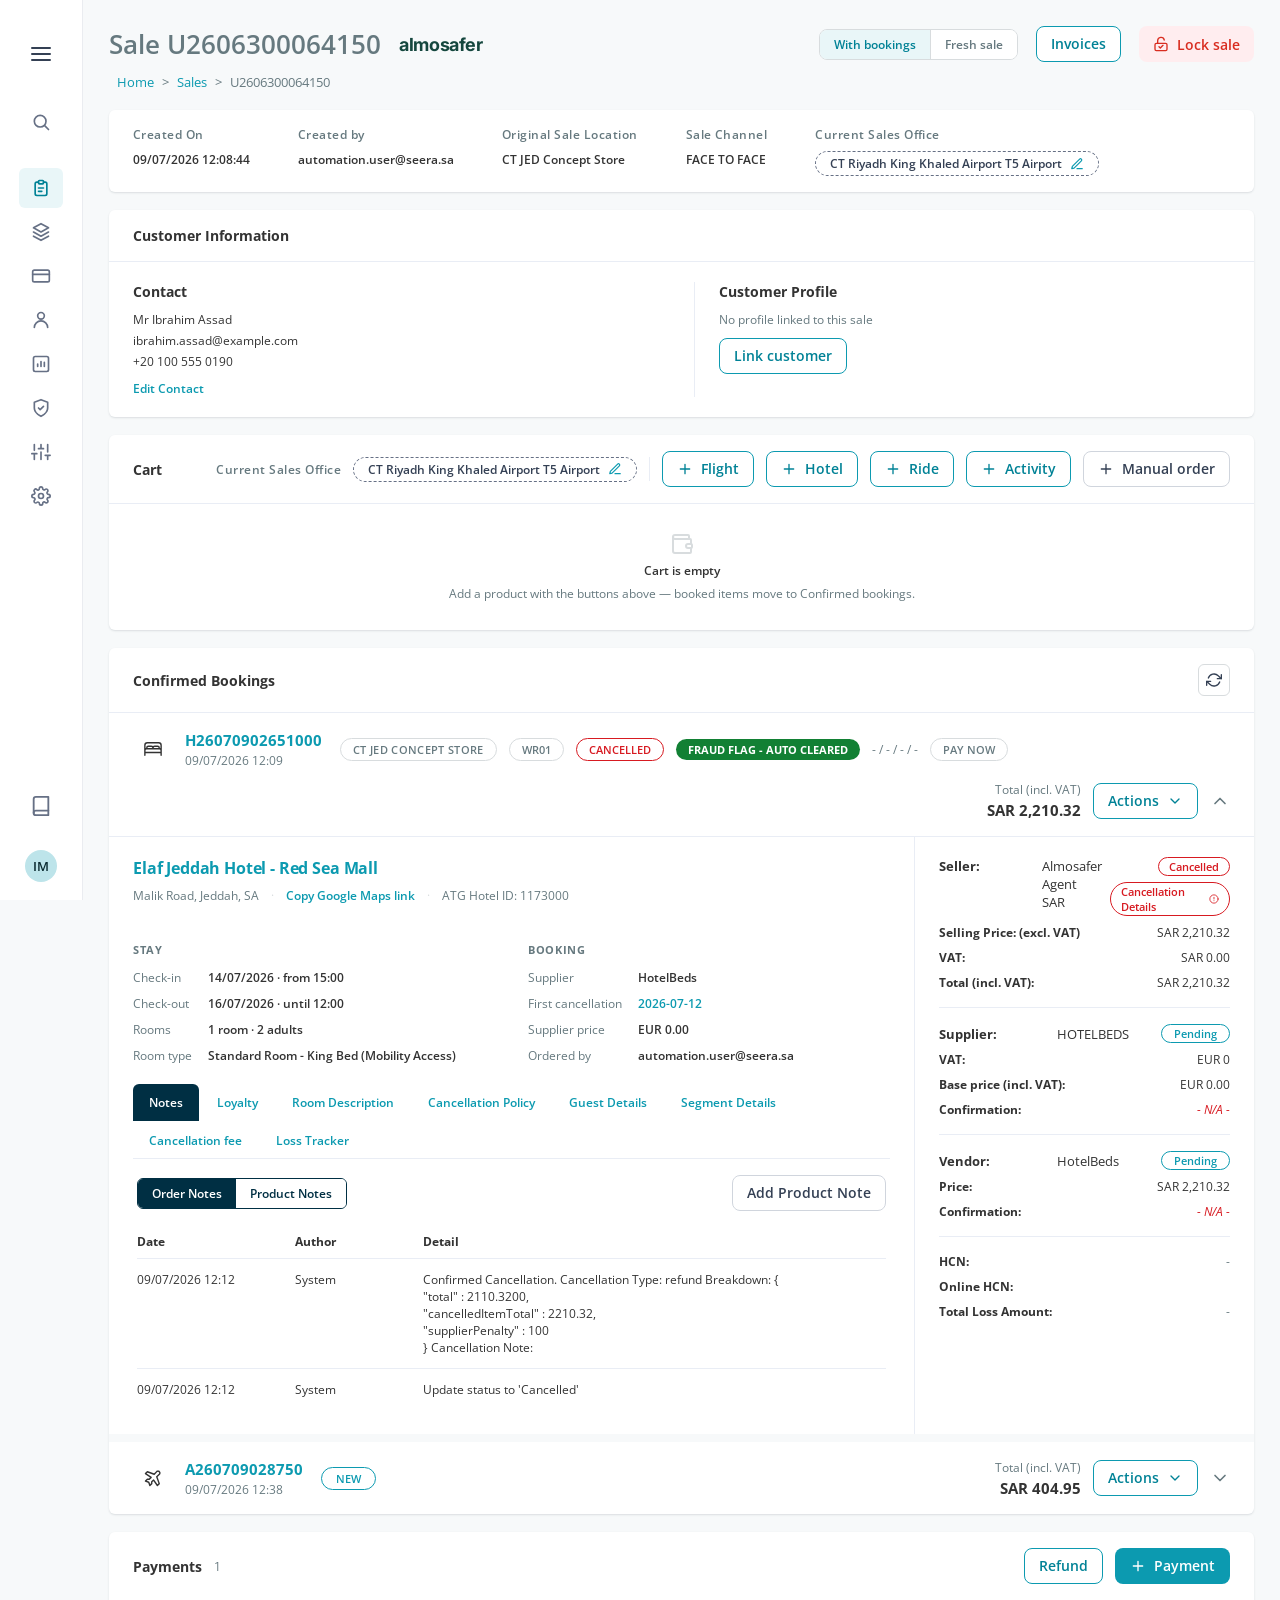
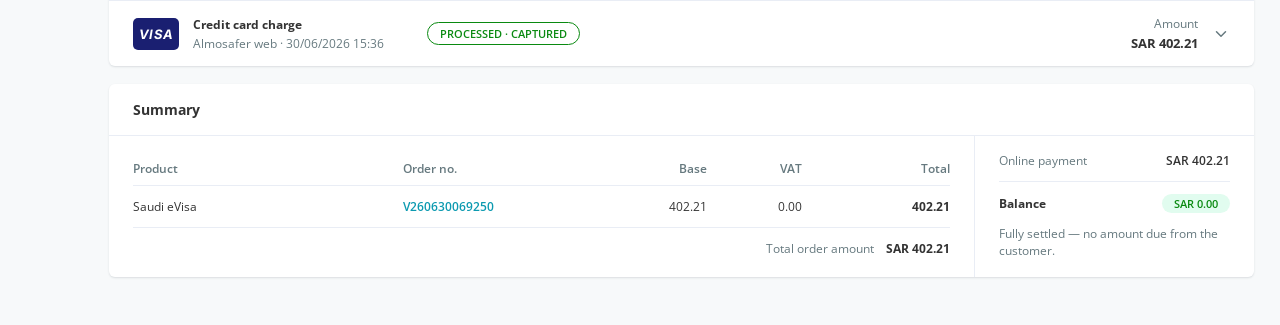
<file: index.html>
<!DOCTYPE html>
<html lang="en">
<head>
<meta charset="utf-8">
<meta name="viewport" content="width=device-width, initial-scale=1">
<title>Sale U2606300064150 — Almosafer HUB</title>
<link rel="preconnect" href="https://fonts.googleapis.com">
<link rel="preconnect" href="https://fonts.gstatic.com" crossorigin>
<link href="https://fonts.googleapis.com/css2?family=Inter:wght@400;500;600;700&family=Open+Sans:wght@400;500;600;700&display=swap" rel="stylesheet">
<style>
/* ============================================================
   Almosafer HUB — Sale Page Revamp v2
   Implementation of "Sale Page Revamp v2.dc.html" (Claude Design).
   Design-system tokens transcribed from the Almosafer Hub
   colors.css / fonts.css, with the aqua brand override applied.
   ============================================================ */
:root {
  /* Neutral / gray */
  --gray-200:#EAECF0; --gray-300:#D0D5DD; --gray-400:#98A2B3;
  --gray-500:#667085; --gray-700:#344054; --gray-900:#101828;
  /* Aqua brand (primary override) */
  --aqua:#0C9AB0; --aqua-700:#008296; --aqua-800:#006E80;
  --aqua-tint:#E9F6F8; --aqua-100:#BDE4EA; --aqua-disabled:#91D2DC;
  /* Almosafer travel palette */
  --ink:#333333; --muted:#66797F; --border:#D8DCDE;
  --hairline:#E9EDF5; --page:#F7F9FA; --green-deep:#15473E;
  --teal-ink:#002F43; --icon:#667085;
  /* Status */
  --red:#D71A21; --red-600:#D92D20; --red-700:#B42318;
  --red-tint:#FFEDEF; --red-tint-2:#FEDEE2; --red-surface:#FFFBFA; --red-border:#FECDCA;
  --green:#0A8A11; --green-tint:#E1FCEF; --success:#128034;
}

* { box-sizing:border-box; }
body {
  margin:0; background:var(--page);
  font-family:'Open Sans',-apple-system,'Segoe UI',Roboto,'Helvetica Neue',Arial,sans-serif;
  color:var(--ink);
  -webkit-font-smoothing:antialiased;
}
a { color:var(--aqua); text-decoration:none; }
a:hover { color:var(--aqua-700); text-decoration:underline; }
svg { display:block; }
@keyframes locSpin { to { transform:rotate(360deg); } }

/* ---------- Layout ---------- */
.app { display:flex; align-items:stretch; min-height:100vh; background:var(--page); }
.main { flex:1; min-width:0; padding:24px 26px 48px; position:relative; }

/* ---------- Sidebar ---------- */
.sidebar {
  width:83px; flex-shrink:0; background:#fff; border-right:1px solid var(--gray-200);
  display:flex; flex-direction:column; position:sticky; top:0; height:100vh;
  transition:width .2s ease; overflow:hidden;
}
.sidebar.open { width:312px; }
.rail { display:flex; flex-direction:column; align-items:center; padding:32px 0 18px; gap:24px; height:100%; }
.rail-btn { width:44px; height:44px; border-radius:8px; display:flex; align-items:center; justify-content:center; color:var(--gray-700); cursor:pointer; }
.rail-btn.muted { color:var(--icon); }
.rail-btn:hover { background:var(--page); }
.rail-items { display:flex; flex-direction:column; gap:4px; align-items:center; flex:1; }
.rail-item { width:44px; height:40px; border-radius:6px; display:flex; align-items:center; justify-content:center; color:var(--icon); cursor:pointer; }
.rail-item.current { color:var(--aqua-700); background:var(--aqua-tint); }
.rail-item:not(.current):hover { background:var(--page); }
.avatar { width:32px; height:32px; border-radius:50%; background:var(--aqua-100); display:flex; align-items:center; justify-content:center; flex-shrink:0; font-size:13px; font-weight:600; color:#0A2A30; }

.panel { display:none; flex-direction:column; height:100%; width:312px; }
.sidebar.open .rail { display:none; }
.sidebar.open .panel { display:flex; }
.panel-scroll { display:flex; flex-direction:column; gap:24px; padding:32px 0; flex:1; min-height:0; overflow-y:auto; }
.panel-head { display:flex; align-items:center; justify-content:space-between; padding:0 17px 0 24px; height:40px; flex-shrink:0; }
.collapse-btn { width:32px; height:32px; border-radius:6px; display:flex; align-items:center; justify-content:center; color:var(--gray-700); cursor:pointer; }
.collapse-btn:hover { background:var(--page); }
.panel-search { margin:0 24px; height:44px; border-radius:4px; background:#fff; box-shadow:inset 0 0 0 1px var(--gray-300); display:flex; align-items:center; gap:8px; padding:10px 14px; }
.panel-search span { font-size:16px; line-height:24px; color:var(--icon); }
.panel-items { display:flex; flex-direction:column; gap:4px; padding:0 16px; }
.panel-item { height:40px; border-radius:6px; background:#fff; display:flex; align-items:center; gap:12px; padding:8px 12px; cursor:pointer; }
.panel-item.current { background:var(--aqua-tint); }
.panel-item:not(.current):hover { background:var(--page); }
.panel-item .lbl { font-size:16px; line-height:24px; color:var(--gray-700); flex:1; }
.panel-item.current .lbl { color:var(--aqua-700); }
.panel-item svg { color:var(--icon); flex-shrink:0; }
.panel-foot { padding:0 16px 18px; flex-shrink:0; }
.panel-account { border-top:1px solid var(--gray-200); display:flex; align-items:center; gap:12px; padding:16px 8px 8px; }
.panel-account .nm { font-size:14px; font-weight:600; color:var(--gray-700); white-space:nowrap; }
.panel-account .em { font-size:12px; color:var(--icon); white-space:nowrap; overflow:hidden; text-overflow:ellipsis; }

/* ---------- Logos ---------- */
.brand-word { font-family:'Inter',sans-serif; font-weight:700; letter-spacing:-.02em; color:var(--green-deep); white-space:nowrap; }

/* ---------- Buttons ---------- */
.btn {
  height:36px; border-radius:8px; font-size:14px; font-weight:600; font-family:inherit;
  display:inline-flex; align-items:center; justify-content:center; gap:8px; padding:0 14px;
  cursor:pointer; border:1px solid transparent; line-height:1; white-space:nowrap; background:none;
}
.btn svg { width:16px; height:16px; }
.btn-primary { background:var(--aqua); color:#fff; }
.btn-primary:hover { background:var(--aqua-700); }
.btn-primary.destructive { background:var(--red-600); }
.btn-primary.destructive:hover { background:var(--red-700); }
.btn-secondary-color { background:#fff; color:var(--aqua-700); border-color:var(--aqua); }
.btn-secondary-color:hover { background:var(--aqua-tint); }
.btn-secondary-gray { background:#fff; color:var(--gray-700); border-color:var(--gray-300); }
.btn-secondary-gray:hover { background:var(--page); }
.btn.is-disabled { pointer-events:none; }
.btn-primary.is-disabled { background:var(--aqua-disabled); color:#fff; }
.btn-secondary-color.is-disabled, .btn-secondary-gray.is-disabled { background:#fff; color:var(--gray-400); border-color:var(--gray-200); }

.lock-btn {
  display:inline-flex; align-items:center; gap:8px; height:36px; padding:0 14px; border-radius:8px;
  background:var(--red-tint); color:var(--red-600); font-size:14px; font-weight:600; cursor:pointer; border:none; font-family:inherit;
}
.lock-btn:hover { background:var(--red-tint-2); }
.lock-btn svg { width:16px; height:16px; }

.close-x { width:36px; height:36px; border-radius:8px; border:1px solid var(--gray-300); background:#fff; display:flex; align-items:center; justify-content:center; cursor:pointer; color:var(--gray-700); }
.close-x:hover { background:var(--page); }

/* ---------- Segmented control ---------- */
.seg { display:flex; border:1px solid var(--border); border-radius:8px; overflow:hidden; background:#fff; }
.seg-opt { padding:6px 14px; font-size:12px; font-weight:600; cursor:pointer; white-space:nowrap; color:var(--muted); background:#fff; }
.seg-opt + .seg-opt { border-left:1px solid var(--border); }
.seg-opt.active { color:var(--aqua-700); background:var(--aqua-tint); }

/* ---------- Cards ---------- */
.card { background:#fff; border-radius:6px; box-shadow:0 1px 2px rgba(70,79,96,.16); }
.card-head { display:flex; align-items:center; gap:12px; padding:16px 24px; border-bottom:1px solid var(--hairline); flex-wrap:wrap; }
.card-title { font-size:14px; font-weight:700; color:var(--ink); }
.stack { display:flex; flex-direction:column; gap:18px; margin-top:18px; }

/* ---------- Fields ---------- */
.field-label { font-size:12px; font-weight:600; color:var(--gray-700); margin-bottom:6px; display:block; }
.field-hint { font-size:12px; color:var(--muted); margin-top:6px; }
.ctrl { height:40px; border-radius:8px; border:1px solid var(--gray-300); background:#fff; padding:0 12px; font-size:14px; font-family:inherit; color:var(--ink); width:100%; }
.select {
  height:40px; border-radius:8px; border:1px solid var(--gray-300); background:#fff; padding:0 12px;
  font-size:14px; color:var(--ink); display:flex; align-items:center; justify-content:space-between; gap:8px; cursor:pointer; width:100%;
}
.select svg { color:var(--icon); flex-shrink:0; }
.icon-btn { width:40px; border-radius:6px; background:#fff; border:1px solid var(--border); display:flex; align-items:center; justify-content:center; cursor:pointer; flex-shrink:0; }
.icon-btn:hover { background:var(--page); }

/* ---------- Sales-office pill ---------- */
.loc-pill { display:inline-flex; align-items:center; gap:8px; border:1px dashed var(--icon); border-radius:20px; padding:3px 14px; cursor:pointer; }
.loc-pill:hover { border-color:var(--aqua); }
.loc-pill span { font-size:12px; font-weight:600; color:var(--gray-700); }
.loc-edit { display:flex; align-items:stretch; gap:6px; }

/* ---------- Pills / badges ---------- */
.pill { display:inline-flex; align-items:center; gap:4px; border-radius:20px; padding:3px 12px; font-size:11px; font-weight:600; }
.pill-outline { border:1px solid var(--border); color:var(--muted); }
.pill-aqua { border:1px solid var(--aqua); color:var(--aqua); }
.pill-red { border:1px solid var(--red); color:var(--red); }
.pill-green-solid { background:var(--success); color:#fff; font-weight:700; }
.pill-green { border:1px solid var(--green); color:var(--green); }

/* ---------- Empty states ---------- */
.empty { padding:28px 24px; display:flex; flex-direction:column; align-items:center; gap:6px; text-align:center; }
.empty .t { font-size:12px; font-weight:600; color:var(--ink); }
.empty .s { font-size:12px; color:var(--muted); }

/* ---------- Booking accordion ---------- */
.order { border-bottom:8px solid var(--page); }
.order:last-child { border-bottom:none; }
.order-row { display:flex; align-items:center; gap:12px; padding:16px 24px; cursor:pointer; flex-wrap:wrap; }
.order-icon { width:40px; height:40px; border-radius:20px; display:flex; align-items:center; justify-content:center; flex-shrink:0; }
.order-id { font-size:15px; font-weight:700; }
.order-date { font-size:12px; color:var(--muted); }
.order-total-lbl { font-size:12px; color:var(--muted); }
.order-total { font-size:15px; font-weight:700; color:var(--ink); }
.chev { transition:transform .15s ease; color:var(--muted); }
.chev.up { transform:rotate(180deg); }
.order-body { display:flex; border-top:1px solid var(--hairline); }
.order-main { flex:1; min-width:0; padding:20px 24px; display:flex; flex-direction:column; gap:20px; }
.order-rail { width:340px; flex-shrink:0; border-left:1px solid var(--hairline); padding:20px 24px; display:flex; flex-direction:column; gap:16px; }
.rail-hr { height:1px; background:var(--hairline); }
.kv { display:flex; justify-content:space-between; font-size:12px; gap:16px; }
.kv b { font-weight:700; color:var(--ink); }
.kv span { color:var(--ink); }

/* detail groups */
.detail-groups { display:flex; flex-wrap:wrap; gap:32px 72px; }
.dg { display:flex; flex-direction:column; gap:12px; }
.dg-title { font-size:11px; font-weight:700; letter-spacing:.06em; text-transform:uppercase; color:var(--muted); }
.dg-grid { display:grid; grid-template-columns:auto auto; gap:9px 16px; font-size:12px; align-items:baseline; justify-content:start; }
.dg-grid .k { color:var(--muted); white-space:nowrap; }
.dg-grid .v { font-weight:600; color:var(--ink); }

/* order-level tabs */
.otabs { display:flex; flex-wrap:wrap; gap:2px; border-bottom:1px solid var(--hairline); }
.otab { padding:10px 16px; font-size:12px; font-weight:600; cursor:pointer; color:var(--aqua); background:transparent; border-radius:6px 6px 0 0; margin-bottom:-1px; }
.otab.active { color:#fff; background:var(--teal-ink); }
.otab-body { padding:16px 4px 4px; }
.subtoggle { display:flex; border-radius:6px; overflow:hidden; border:1px solid var(--teal-ink); }
.subtoggle > div { padding:6px 14px; font-size:12px; font-weight:600; cursor:pointer; color:var(--teal-ink); background:#fff; }
.subtoggle > div.active { color:#fff; background:var(--teal-ink); }
.notes-grid-head, .notes-grid-row { display:grid; grid-template-columns:150px 120px 1fr; gap:8px; font-size:12px; }
.notes-grid-head { padding:8px 0; border-bottom:1px solid var(--hairline); font-weight:700; color:var(--ink); }
.notes-grid-row { padding:12px 0; border-bottom:1px solid var(--hairline); color:var(--ink); }
.muted-note { font-size:12px; color:var(--muted); }

/* actions dropdown */
.actions-wrap { position:relative; }
.actions-menu { position:absolute; top:calc(100% + 6px); right:0; width:300px; background:#fff; border:1px solid var(--hairline); border-radius:12px; box-shadow:0 12px 24px rgba(70,79,96,.16); z-index:20; overflow:hidden; }
.action-item { padding:16px 20px; font-size:14px; color:#475467; cursor:pointer; border-bottom:1px solid #F0F3F7; }
.action-item:last-child { border-bottom:none; }
.action-item:hover { background:var(--page); }
.action-item.destructive { color:var(--red-600); font-weight:600; }

/* refresh icon */
.refresh-btn { width:32px; height:32px; border-radius:6px; border:1px solid var(--border); display:flex; align-items:center; justify-content:center; cursor:pointer; }
.refresh-btn:hover { background:var(--page); }

/* ---------- Modals ---------- */
.overlay { position:fixed; inset:0; background:rgba(16,24,40,.55); display:flex; align-items:center; justify-content:center; z-index:40; }
.overlay.spinner { background:rgba(16,24,40,.45); }
.modal { background:#fff; border-radius:8px; box-shadow:0 8px 24px rgba(70,79,96,.24); padding:24px; display:flex; flex-direction:column; gap:16px; }
.spin { width:34px; height:34px; border-radius:50%; border:3px solid var(--hairline); border-top-color:var(--aqua); animation:locSpin .7s linear infinite; }
.modal-title { font-size:16px; font-weight:700; color:var(--ink); }
[hidden] { display:none !important; }

@media (max-width:900px){
  .order-body { flex-direction:column; }
  .order-rail { width:auto; border-left:none; border-top:1px solid var(--hairline); }
  .main { padding:20px 16px 40px; }
}
</style>
</head>
<body>
<div class="app">

  <!-- ================= Sidebar ================= -->
  <div class="sidebar" id="sidebar">
    <!-- Closed rail -->
    <div class="rail">
      <div class="rail-btn" data-nav-open title="Menu">
        <svg width="24" height="24" viewBox="0 0 24 24" fill="none" stroke="currentColor" stroke-width="2" stroke-linecap="round"><path d="M3 12h18M3 6h18M3 18h18"/></svg>
      </div>
      <div class="rail-btn muted" data-nav-open title="Search">
        <svg width="20" height="20" viewBox="0 0 24 24" fill="none" stroke="currentColor" stroke-width="2" stroke-linecap="round"><circle cx="11" cy="11" r="7"/><path d="m21 21-4.3-4.3"/></svg>
      </div>
      <div class="rail-items" id="railItems"></div>
      <div class="rail-item" data-nav-open title="Wiki">
        <svg width="22" height="22" viewBox="0 0 24 24" fill="none" stroke="currentColor" stroke-width="2" stroke-linecap="round" stroke-linejoin="round"><path d="M4 19.5A2.5 2.5 0 0 1 6.5 17H20"/><path d="M6.5 2H20v20H6.5A2.5 2.5 0 0 1 4 19.5v-15A2.5 2.5 0 0 1 6.5 2z"/></svg>
      </div>
      <div class="avatar">IM</div>
    </div>

    <!-- Open panel -->
    <div class="panel">
      <div class="panel-scroll">
        <div class="panel-head">
          <span class="brand-word" style="font-size:22px">almosafer</span>
          <div class="collapse-btn" data-nav-close title="Collapse">
            <svg width="24" height="24" viewBox="0 0 24 24" fill="none" stroke="currentColor" stroke-width="2" stroke-linecap="round" stroke-linejoin="round"><path d="m15 18-6-6 6-6"/></svg>
          </div>
        </div>
        <div class="panel-search">
          <svg width="20" height="20" viewBox="0 0 24 24" fill="none" stroke="var(--icon)" stroke-width="2" stroke-linecap="round"><circle cx="11" cy="11" r="7"/><path d="m21 21-4.3-4.3"/></svg>
          <span>Search</span>
        </div>
        <div class="panel-items" id="panelItems"></div>
      </div>
      <div class="panel-foot">
        <div class="panel-account">
          <div class="avatar">IM</div>
          <div style="display:flex;flex-direction:column;flex:1;min-width:0">
            <span class="nm">Ihab Mitani</span>
            <span class="em">ihab.mitani@almosafer.com</span>
          </div>
          <div style="color:var(--icon);cursor:pointer;flex-shrink:0" title="Log out">
            <svg width="20" height="20" viewBox="0 0 24 24" fill="none" stroke="currentColor" stroke-width="2" stroke-linecap="round" stroke-linejoin="round"><path d="M9 21H5a2 2 0 0 1-2-2V5a2 2 0 0 1 2-2h4"/><path d="m16 17 5-5-5-5"/><path d="M21 12H9"/></svg>
          </div>
        </div>
      </div>
    </div>
  </div>

  <!-- ================= Main ================= -->
  <div class="main">

    <!-- Title row -->
    <div style="display:flex;align-items:center;gap:18px;flex-wrap:wrap">
      <span style="font-size:26px;font-weight:600;line-height:40px;color:var(--muted);white-space:nowrap">Sale U2606300064150</span>
      <span class="brand-word" style="font-size:18px">almosafer</span>
      <span style="flex:1"></span>
      <div class="seg">
        <div class="seg-opt active" id="segBookings">With bookings</div>
        <div class="seg-opt" id="segFresh">Fresh sale</div>
      </div>
      <button class="btn btn-secondary-color" id="btnInvoices">Invoices</button>
      <button class="lock-btn" id="btnLock">
        <svg viewBox="0 0 24 24" fill="none" stroke="currentColor" stroke-width="2" stroke-linecap="round" stroke-linejoin="round"><rect x="3" y="11" width="18" height="11" rx="2"/><path d="M7 11V7a5 5 0 0 1 9.9-1"/><path d="m9 16 2 2 4-4"/></svg>
        <span id="lockLabel">Lock sale</span>
      </button>
    </div>

    <!-- Breadcrumb -->
    <div style="display:flex;align-items:center;gap:8px;padding:8px 8px 18px;font-size:13px;line-height:20px;color:var(--ink);flex-wrap:wrap">
      <a href="#" style="color:var(--aqua)">Home</a>
      <span style="color:var(--muted)">&gt;</span>
      <a href="#" style="color:var(--aqua)">Sales</a>
      <span style="color:var(--muted)">&gt;</span>
      <span style="color:var(--muted)">U2606300064150</span>
    </div>

    <!-- Locked banner -->
    <div id="lockedBanner" hidden style="display:flex;align-items:flex-start;gap:14px;background:var(--red-surface);border:1px solid var(--red-border);border-radius:12px;padding:14px 18px;margin-bottom:20px">
      <div style="width:40px;height:40px;border-radius:20px;background:#FEE4E2;display:flex;align-items:center;justify-content:center;flex-shrink:0">
        <svg width="20" height="20" viewBox="0 0 24 24" fill="none" stroke="var(--red-600)" stroke-width="2" stroke-linecap="round" stroke-linejoin="round"><rect x="3" y="11" width="18" height="11" rx="2"/><path d="M7 11V7a5 5 0 0 1 9.9-1"/><path d="m9 16 2 2 4-4"/></svg>
      </div>
      <div style="display:flex;flex-direction:column;gap:2px;flex:1">
        <span style="font-size:14px;font-weight:700;color:var(--ink)">This sale is locked</span>
        <span style="font-size:13px;line-height:20px;color:var(--muted)">You are still able to manage confirmed orders and payment. Please contact <span style="font-weight:600;color:var(--ink)">product.incident</span> to unlock action. <a href="#" style="font-weight:600">Contact us</a></span>
      </div>
    </div>

    <!-- Sale summary strip -->
    <div class="card" style="padding:16px 24px;display:flex;align-items:flex-start;gap:48px;flex-wrap:wrap;box-shadow:0 1px 2px rgba(70,79,96,.16)">
      <div style="display:flex;flex-direction:column;gap:8px">
        <span style="font-size:12px;font-weight:600;letter-spacing:.04em;color:var(--muted)">Created On</span>
        <span style="font-size:12px;color:var(--ink);font-weight:600">09/07/2026 12:08:44</span>
      </div>
      <div style="display:flex;flex-direction:column;gap:8px">
        <span style="font-size:12px;font-weight:600;letter-spacing:.04em;color:var(--muted)">Created by</span>
        <span style="font-size:12px;color:var(--ink);font-weight:600">automation.user@seera.sa</span>
      </div>
      <div style="display:flex;flex-direction:column;gap:8px">
        <span style="font-size:12px;font-weight:600;letter-spacing:.04em;color:var(--muted)">Original Sale Location</span>
        <span style="font-size:12px;color:var(--ink);font-weight:600">CT JED Concept Store</span>
      </div>
      <div style="display:flex;flex-direction:column;gap:8px">
        <span style="font-size:12px;font-weight:600;letter-spacing:.04em;color:var(--muted)">Sale Channel</span>
        <span style="font-size:12px;color:var(--ink);text-transform:uppercase;font-weight:600">FACE TO FACE</span>
      </div>
      <div style="display:flex;flex-direction:column;gap:8px">
        <span style="font-size:12px;font-weight:600;letter-spacing:.04em;color:var(--muted)">Current Sales Office</span>
        <!-- read -->
        <div class="loc-pill" id="locReadH" data-loc-open="H">
          <span id="salesLocH">CT Riyadh King Khaled Airport T5 Airport</span>
          <svg width="14" height="14" viewBox="0 0 24 24" fill="none" stroke="var(--aqua)" stroke-width="2" stroke-linecap="round" stroke-linejoin="round"><path d="M12 20h9"/><path d="M16.5 3.5a2.12 2.12 0 0 1 3 3L7 19l-4 1 1-4Z"/></svg>
        </div>
        <!-- edit -->
        <div class="loc-edit" id="locEditH" hidden>
          <div class="select" style="width:280px" data-loc-select="H"><span data-loc-draft>CT Riyadh King Khaled Airport T5 Airport</span>
            <svg width="16" height="16" viewBox="0 0 24 24" fill="none" stroke="currentColor" stroke-width="2" stroke-linecap="round" stroke-linejoin="round"><path d="m6 9 6 6 6-6"/></svg></div>
          <div class="icon-btn" data-loc-confirm="H" title="Save"><svg width="16" height="16" viewBox="0 0 24 24" fill="none" stroke="var(--aqua)" stroke-width="2.4" stroke-linecap="round" stroke-linejoin="round"><path d="M20 6 9 17l-5-5"/></svg></div>
          <div class="icon-btn" data-loc-cancel="H" title="Cancel"><svg width="16" height="16" viewBox="0 0 24 24" fill="none" stroke="var(--gray-700)" stroke-width="2.4" stroke-linecap="round"><path d="M18 6 6 18M6 6l12 12"/></svg></div>
        </div>
      </div>
    </div>

    <div class="stack">

      <!-- ===== Customer Information ===== -->
      <div class="card">
        <div class="card-head"><span class="card-title">Customer Information</span></div>
        <div style="padding:20px 24px">
          <div style="display:grid;grid-template-columns:1fr 1fr;gap:24px" class="cust-grid">
            <!-- Contact -->
            <div style="display:flex;flex-direction:column;gap:10px">
              <span class="card-title">Contact</span>
              <div id="contactRead" style="display:flex;flex-direction:column;gap:10px">
                <div style="display:flex;flex-direction:column;gap:4px">
                  <span style="font-size:12px">Mr Ibrahim Assad</span>
                  <span style="font-size:12px">ibrahim.assad@example.com</span>
                  <span style="font-size:12px">+20 100 555 0190</span>
                </div>
                <a href="#" id="editContactLink" style="font-size:12px;font-weight:600">Edit Contact</a>
              </div>
              <div id="contactEdit" hidden style="display:flex;flex-direction:column;gap:12px">
                <div style="display:flex;gap:10px;flex-wrap:wrap">
                  <div style="width:80px"><label class="field-label">Title</label><div class="select"><span>Mr</span><svg width="14" height="14" viewBox="0 0 24 24" fill="none" stroke="currentColor" stroke-width="2" stroke-linecap="round" stroke-linejoin="round"><path d="m6 9 6 6 6-6"/></svg></div></div>
                  <div style="width:140px"><label class="field-label">First name</label><input class="ctrl" value="Ibrahim"></div>
                  <div style="width:140px"><label class="field-label">Last name</label><input class="ctrl" value="Assad"></div>
                </div>
                <div style="display:flex;gap:10px;flex-wrap:wrap">
                  <div style="width:150px"><label class="field-label">Country code</label><div class="select"><span>Egypt (+20)</span><svg width="14" height="14" viewBox="0 0 24 24" fill="none" stroke="currentColor" stroke-width="2" stroke-linecap="round" stroke-linejoin="round"><path d="m6 9 6 6 6-6"/></svg></div></div>
                  <div style="width:140px"><label class="field-label">Phone</label><input class="ctrl" value="100 555 0190"></div>
                  <div style="width:220px"><label class="field-label">Email</label><input class="ctrl" value="ibrahim.assad@example.com"></div>
                </div>
                <div style="display:flex;gap:10px">
                  <button class="btn btn-primary" id="saveContact">Save &amp; re-link</button>
                  <button class="btn btn-secondary-gray" id="cancelContact">Cancel</button>
                </div>
              </div>
            </div>
            <!-- Customer Profile -->
            <div style="display:flex;flex-direction:column;gap:10px;border-left:1px solid var(--hairline);padding-left:24px" class="profile-col">
              <span class="card-title">Customer Profile</span>
              <div id="profileNotLinked" style="display:flex;flex-direction:column;gap:10px;align-items:flex-start">
                <span style="font-size:12px;color:var(--muted)">No profile linked to this sale</span>
                <button class="btn btn-secondary-color" id="linkCustomer">Link customer</button>
              </div>
              <div id="profileLinked" hidden style="display:flex;align-items:center;gap:10px;flex-wrap:wrap">
                <div class="avatar">IA</div>
                <span style="font-size:12px;font-weight:600">Ibrahim Assad</span>
                <span style="font-size:12px;color:var(--muted)">C-88213</span>
                <a href="#" style="font-size:12px;font-weight:600">View profile</a>
              </div>
              <div id="profileErr" hidden style="display:flex;align-items:center;gap:10px;background:var(--red-tint);border-radius:6px;padding:10px 14px;flex-wrap:wrap">
                <svg width="16" height="16" style="flex-shrink:0" viewBox="0 0 24 24" fill="none" stroke="var(--red)" stroke-width="2" stroke-linecap="round" stroke-linejoin="round"><circle cx="12" cy="12" r="10"/><path d="M12 8v4M12 16h.01"/></svg>
                <span style="font-size:12px;color:var(--red)">No matching customer found for these contact details.</span>
                <a href="#" id="editRetry" style="font-size:12px;font-weight:600;white-space:nowrap">Edit contact &amp; retry</a>
              </div>
            </div>
          </div>
        </div>
      </div>

      <!-- ===== Cart ===== -->
      <div class="card">
        <div class="card-head">
          <span class="card-title">Cart</span>
          <div style="display:flex;align-items:center;gap:12px;flex-wrap:wrap;margin-left:auto">
            <span style="font-size:12px;font-weight:600;letter-spacing:.04em;color:var(--muted);text-transform:capitalize">Current Sales Office</span>
            <div class="loc-pill" id="locReadC" data-loc-open="C">
              <span id="salesLocC">CT Riyadh King Khaled Airport T5 Airport</span>
              <svg width="14" height="14" viewBox="0 0 24 24" fill="none" stroke="var(--aqua)" stroke-width="2" stroke-linecap="round" stroke-linejoin="round"><path d="M12 20h9"/><path d="M16.5 3.5a2.12 2.12 0 0 1 3 3L7 19l-4 1 1-4Z"/></svg>
            </div>
            <div class="loc-edit" id="locEditC" hidden>
              <div class="select" style="width:280px" data-loc-select="C"><span data-loc-draft>CT Riyadh King Khaled Airport T5 Airport</span>
                <svg width="16" height="16" viewBox="0 0 24 24" fill="none" stroke="currentColor" stroke-width="2" stroke-linecap="round" stroke-linejoin="round"><path d="m6 9 6 6 6-6"/></svg></div>
              <div class="icon-btn" data-loc-confirm="C" title="Save"><svg width="16" height="16" viewBox="0 0 24 24" fill="none" stroke="var(--aqua)" stroke-width="2.4" stroke-linecap="round" stroke-linejoin="round"><path d="M20 6 9 17l-5-5"/></svg></div>
              <div class="icon-btn" data-loc-cancel="C" title="Cancel"><svg width="16" height="16" viewBox="0 0 24 24" fill="none" stroke="var(--gray-700)" stroke-width="2.4" stroke-linecap="round"><path d="M18 6 6 18M6 6l12 12"/></svg></div>
            </div>
            <div style="width:1px;height:24px;background:var(--hairline)"></div>
            <button class="btn btn-secondary-color add-btn"><svg viewBox="0 0 24 24" fill="none" stroke="currentColor" stroke-width="2" stroke-linecap="round"><path d="M12 5v14M5 12h14"/></svg>Flight</button>
            <button class="btn btn-secondary-color add-btn"><svg viewBox="0 0 24 24" fill="none" stroke="currentColor" stroke-width="2" stroke-linecap="round"><path d="M12 5v14M5 12h14"/></svg>Hotel</button>
            <button class="btn btn-secondary-color add-btn"><svg viewBox="0 0 24 24" fill="none" stroke="currentColor" stroke-width="2" stroke-linecap="round"><path d="M12 5v14M5 12h14"/></svg>Ride</button>
            <button class="btn btn-secondary-color add-btn"><svg viewBox="0 0 24 24" fill="none" stroke="currentColor" stroke-width="2" stroke-linecap="round"><path d="M12 5v14M5 12h14"/></svg>Activity</button>
            <button class="btn btn-secondary-gray add-btn"><svg viewBox="0 0 24 24" fill="none" stroke="currentColor" stroke-width="2" stroke-linecap="round"><path d="M12 5v14M5 12h14"/></svg>Manual order</button>
          </div>
        </div>
        <div class="empty">
          <svg width="24" height="24" viewBox="0 0 24 24" fill="none" stroke="var(--border)" stroke-width="2" stroke-linecap="round" stroke-linejoin="round"><path d="M19 7V4a1 1 0 0 0-1-1H5a2 2 0 0 0 0 4h15a1 1 0 0 1 1 1v4h-3a2 2 0 0 0 0 4h3a1 1 0 0 0 1-1v-2a1 1 0 0 0-1-1"/><path d="M3 5v14a2 2 0 0 0 2 2h15a1 1 0 0 0 1-1v-4"/></svg>
          <span class="t">Cart is empty</span>
          <span class="s">Add a product with the buttons above — booked items move to Confirmed bookings.</span>
        </div>
      </div>

      <!-- ===== Confirmed Bookings ===== -->
      <div class="card">
        <div class="card-head">
          <span class="card-title">Confirmed Bookings</span>
          <span style="flex:1"></span>
          <div class="refresh-btn" title="Refresh">
            <svg width="16" height="16" viewBox="0 0 24 24" fill="none" stroke="var(--gray-700)" stroke-width="2" stroke-linecap="round" stroke-linejoin="round"><polyline points="23 4 23 10 17 10"/><polyline points="1 20 1 14 7 14"/><path d="M3.51 9a9 9 0 0 1 14.85-3.36L23 10M1 14l4.64 4.36A9 9 0 0 0 20.49 15"/></svg>
          </div>
        </div>

        <div id="cbFresh" hidden class="empty" style="padding:32px 24px;gap:4px">
          <span class="t">No confirmed bookings yet</span>
          <span class="s">Items booked from the cart appear here.</span>
        </div>

        <div id="cbPop">
          <!-- ---------- HOTEL ---------- -->
          <div class="order">
            <div class="order-row" id="hToggle">
              <div class="order-icon" title="Hotel booking">
                <svg width="20" height="20" viewBox="0 0 20 20" fill="none" stroke="var(--ink)" stroke-width="1.4" stroke-linecap="round" stroke-linejoin="round"><path d="M1.875 13.3333V11.4583C1.875 10.5379 2.62119 9.79167 3.54167 9.79167H16.4583C17.3788 9.79167 18.125 10.5379 18.125 11.4583V13.3333M1.875 16.25V6.25C1.875 4.86929 2.99429 3.75 4.375 3.75H15.625C17.0057 3.75 18.125 4.86929 18.125 6.25V16.25M18.125 13.5417H1.875M3.75 9.79167V8.95833C3.75 8.03786 4.49619 7.29167 5.41667 7.29167H8.33333C9.25381 7.29167 10 8.03786 10 8.95833M10 8.95833V9.79167M10 8.95833C10 8.03786 10.7462 7.29167 11.6667 7.29167H14.5833C15.5038 7.29167 16.25 8.03786 16.25 8.95833V9.79167"/></svg>
              </div>
              <div style="display:flex;flex-direction:column;gap:2px;margin-right:6px">
                <a href="#" class="order-id">H26070902651000</a>
                <span class="order-date">09/07/2026 12:09</span>
              </div>
              <span class="pill pill-outline" style="letter-spacing:.03em">CT JED CONCEPT STORE</span>
              <span class="pill pill-outline">WR01</span>
              <span class="pill pill-red">CANCELLED</span>
              <span class="pill pill-green-solid">FRAUD FLAG - AUTO CLEARED</span>
              <span style="font-size:12px;color:var(--muted)">- / - / - / -</span>
              <span class="pill pill-outline">PAY NOW</span>
              <div style="display:flex;align-items:center;gap:12px;margin-left:auto">
                <div style="display:flex;flex-direction:column;align-items:flex-end;gap:2px">
                  <span class="order-total-lbl">Total (incl. VAT)</span>
                  <span class="order-total">SAR 2,210.32</span>
                </div>
                <div class="actions-wrap" data-stop>
                  <button class="btn btn-secondary-color" id="hActionsBtn">Actions
                    <svg viewBox="0 0 24 24" fill="none" stroke="currentColor" stroke-width="2" stroke-linecap="round" stroke-linejoin="round"><path d="m6 9 6 6 6-6"/></svg>
                  </button>
                  <div class="actions-menu" id="hActionsMenu" hidden>
                    <div class="action-item">Send Confirmation</div>
                    <div class="action-item destructive" id="hCancelAction">Cancel</div>
                    <div class="action-item">New Add-on</div>
                    <div class="action-item">Reorder By Hotel Search</div>
                    <div class="action-item">Reorder By Add Hotel Manually</div>
                  </div>
                </div>
                <span class="chev up" id="hChevron"><svg width="20" height="20" viewBox="0 0 24 24" fill="none" stroke="currentColor" stroke-width="2" stroke-linecap="round" stroke-linejoin="round"><path d="m6 9 6 6 6-6"/></svg></span>
              </div>
            </div>

            <div class="order-body" id="hBody">
              <div class="order-main">
                <!-- Hotel header -->
                <div style="display:flex;flex-direction:column;gap:8px;padding-bottom:18px">
                  <a href="#" style="font-size:16px;font-weight:700;letter-spacing:-.01em">Elaf Jeddah Hotel - Red Sea Mall</a>
                  <div style="display:flex;flex-wrap:wrap;align-items:center;gap:6px 12px;font-size:12px;color:var(--muted)">
                    <span>Malik Road, Jeddah, SA</span><span style="color:var(--border)">·</span>
                    <a href="#" style="font-weight:600">Copy Google Maps link</a><span style="color:var(--border)">·</span>
                    <span>ATG Hotel ID: 1173000</span>
                  </div>
                </div>
                <!-- Detail groups -->
                <div class="detail-groups">
                  <div class="dg">
                    <span class="dg-title">Stay</span>
                    <div class="dg-grid">
                      <span class="k">Check-in</span><span class="v">14/07/2026 · from 15:00</span>
                      <span class="k">Check-out</span><span class="v">16/07/2026 · until 12:00</span>
                      <span class="k">Rooms</span><span class="v">1 room · 2 adults</span>
                      <span class="k">Room type</span><span class="v" style="max-width:260px">Standard Room - King Bed (Mobility Access)</span>
                    </div>
                  </div>
                  <div class="dg">
                    <span class="dg-title">Booking</span>
                    <div class="dg-grid">
                      <span class="k">Supplier</span><span class="v">HotelBeds</span>
                      <span class="k">First cancellation</span><a href="#" style="font-weight:600;justify-self:start">2026-07-12</a>
                      <span class="k">Supplier price</span><span class="v">EUR 0.00</span>
                      <span class="k">Ordered by</span><span class="v">automation.user@seera.sa</span>
                    </div>
                  </div>
                </div>
                <!-- Hotel tabs -->
                <div style="display:flex;flex-direction:column">
                  <div class="otabs" id="hTabs"></div>
                  <div class="otab-body">
                    <div id="hNotesContent">
                      <div style="display:flex;align-items:center;gap:10px;margin-bottom:14px">
                        <div class="subtoggle">
                          <div class="active" data-hnote="order">Order Notes</div>
                          <div data-hnote="product">Product Notes</div>
                        </div>
                        <span style="flex:1"></span>
                        <button class="btn btn-secondary-gray">Add Product Note</button>
                      </div>
                      <div id="hNotesOrder">
                        <div class="notes-grid-head"><span>Date</span><span>Author</span><span>Detail</span></div>
                        <div class="notes-grid-row">
                          <span>09/07/2026 12:12</span><span>System</span>
                          <span style="white-space:pre-line">Confirmed Cancellation. Cancellation Type: refund Breakdown: {
"total" : 2110.3200,
"cancelledItemTotal" : 2210.32,
"supplierPenalty" : 100
} Cancellation Note:</span>
                        </div>
                        <div class="notes-grid-row" style="border-bottom:none">
                          <span>09/07/2026 12:12</span><span>System</span><span>Update status to 'Cancelled'</span>
                        </div>
                      </div>
                      <div id="hNotesProd" hidden><span class="muted-note">No product notes added to this order.</span></div>
                    </div>
                    <div id="hOtherContent" hidden><span class="muted-note">No <span id="hOtherLabel"></span> available for this order.</span></div>
                  </div>
                </div>
              </div>

              <!-- Hotel right rail -->
              <div class="order-rail">
                <div style="display:flex;flex-direction:column;gap:8px">
                  <div style="display:flex;align-items:flex-start;gap:8px">
                    <span style="font-size:13px;font-weight:700;width:110px">Seller:</span>
                    <span style="font-size:13px;flex:1">Almosafer Agent SAR</span>
                    <div style="display:flex;flex-direction:column;gap:6px;align-items:flex-end">
                      <span class="pill pill-red" style="padding:1px 10px">Cancelled</span>
                      <span class="pill pill-red" style="padding:1px 10px;cursor:pointer">Cancellation Details
                        <svg width="12" height="12" viewBox="0 0 24 24" fill="none" stroke="currentColor" stroke-width="2" stroke-linecap="round" stroke-linejoin="round"><circle cx="12" cy="12" r="10"/><path d="M12 8v4M12 16h.01"/></svg></span>
                    </div>
                  </div>
                  <div class="kv"><b>Selling Price: (excl. VAT)</b><span>SAR 2,210.32</span></div>
                  <div class="kv"><b>VAT:</b><span>SAR 0.00</span></div>
                  <div class="kv"><b>Total (incl. VAT):</b><span>SAR 2,210.32</span></div>
                </div>
                <div class="rail-hr"></div>
                <div style="display:flex;flex-direction:column;gap:8px">
                  <div style="display:flex;align-items:center;gap:8px">
                    <span style="font-size:13px;font-weight:700;width:110px">Supplier:</span>
                    <span style="font-size:13px;flex:1">HOTELBEDS</span>
                    <span class="pill pill-aqua" style="padding:1px 12px">Pending</span>
                  </div>
                  <div class="kv"><b>VAT:</b><span>EUR 0</span></div>
                  <div class="kv"><b>Base price (incl. VAT):</b><span>EUR 0.00</span></div>
                  <div class="kv"><b>Confirmation:</b><span style="color:var(--red);font-style:italic">- N/A -</span></div>
                </div>
                <div class="rail-hr"></div>
                <div style="display:flex;flex-direction:column;gap:8px">
                  <div style="display:flex;align-items:center;gap:8px">
                    <span style="font-size:13px;font-weight:700;width:110px">Vendor:</span>
                    <span style="font-size:13px;flex:1">HotelBeds</span>
                    <span class="pill pill-aqua" style="padding:1px 12px">Pending</span>
                  </div>
                  <div class="kv"><b>Price:</b><span>SAR 2,210.32</span></div>
                  <div class="kv"><b>Confirmation:</b><span style="color:var(--red);font-style:italic">- N/A -</span></div>
                </div>
                <div class="rail-hr"></div>
                <div style="display:flex;flex-direction:column;gap:8px">
                  <div class="kv"><b>HCN:</b><span style="color:var(--muted)">-</span></div>
                  <div class="kv"><b>Online HCN:</b><span style="color:var(--muted)"></span></div>
                  <div class="kv"><b>Total Loss Amount:</b><span style="color:var(--muted)">-</span></div>
                </div>
              </div>
            </div>
          </div>

          <!-- ---------- FLIGHT ---------- -->
          <div class="order">
            <div class="order-row" id="fToggle">
              <div class="order-icon" title="Flight booking">
                <svg width="20" height="20" viewBox="0 0 24 24" fill="none" stroke="var(--ink)" stroke-width="1.7" stroke-linecap="round" stroke-linejoin="round"><path d="M19.6441 7.53773L16.4893 10.5L19.4893 18.75L17.2393 21L12.7573 14.4395L10.4893 16.5V18.75L8.23926 21L6.90872 17.0762L2.98926 15.75L5.23926 13.5H7.48926L9.73926 11.25L2.98926 6.75004L5.23926 4.50004L13.4893 7.50004L16.4621 4.35575C16.6071 4.19974 16.8552 4.03365 17.1283 3.92027C17.4013 3.80689 17.6941 3.74845 17.9898 3.74829C18.2855 3.74813 18.5783 3.80625 18.8515 3.91933C19.1247 4.0324 19.3729 4.19822 19.582 4.4073C19.7911 4.61638 19.9569 4.86462 20.07 5.13783C20.183 5.41103 20.2412 5.70385 20.241 5.99953C20.2408 6.29521 20.1824 6.58796 20.069 6.86104C19.9556 7.13412 19.7896 7.38218 19.5802 7.59103L19.6441 7.53773Z"/></svg>
              </div>
              <div style="display:flex;flex-direction:column;gap:2px;margin-right:6px">
                <a href="#" class="order-id">A260709028750</a>
                <span class="order-date">09/07/2026 12:38</span>
              </div>
              <span class="pill pill-aqua" style="padding:3px 14px">NEW</span>
              <span style="flex:1"></span>
              <div style="display:flex;flex-direction:column;align-items:flex-end;gap:2px">
                <span class="order-total-lbl">Total (incl. VAT)</span>
                <span class="order-total">SAR 404.95</span>
              </div>
              <button class="btn btn-secondary-color">Actions
                <svg viewBox="0 0 24 24" fill="none" stroke="currentColor" stroke-width="2" stroke-linecap="round" stroke-linejoin="round"><path d="m6 9 6 6 6-6"/></svg>
              </button>
              <span class="chev" id="fChevron"><svg width="20" height="20" viewBox="0 0 24 24" fill="none" stroke="currentColor" stroke-width="2" stroke-linecap="round" stroke-linejoin="round"><path d="m6 9 6 6 6-6"/></svg></span>
            </div>

            <div class="order-body" id="fBody" hidden>
              <div class="order-main">
                <div style="display:flex;align-items:center;gap:10px">
                  <span class="pill pill-aqua" style="padding:2px 12px">NEW</span>
                  <span style="font-size:12px;color:var(--muted)">/ -</span>
                </div>
                <div style="display:flex;gap:40px;flex-wrap:wrap">
                  <div style="display:flex;flex-direction:column;gap:6px;min-width:130px">
                    <span style="font-size:14px;font-weight:700">RUH → DXB</span>
                    <a href="#" style="font-size:13px;font-weight:600">XY-201</a>
                  </div>
                  <div style="display:flex;flex-direction:column;gap:8px;min-width:250px">
                    <div class="kv"><span style="color:var(--ink)">Departure:</span><span style="font-weight:600">10/07/2026 07:40</span></div>
                    <div class="kv"><span style="color:var(--ink)">Arrival:</span><span style="font-weight:600">10/07/2026 10:35</span></div>
                    <a href="#" style="font-size:12px;font-weight:700;margin-top:6px">Airline Fare Rule</a>
                  </div>
                  <div style="display:flex;flex-direction:column;gap:8px;min-width:230px">
                    <div class="kv"><span style="color:var(--ink)">Cabin</span><span style="font-weight:600">Economy</span></div>
                    <div class="kv"><span style="color:var(--ink)">Fare Family</span><span style="font-weight:600">Light</span></div>
                    <div class="kv"><span style="color:var(--ink)">Fare Family Code</span><span style="font-weight:600">LIT1</span></div>
                    <div class="kv"><span style="color:var(--ink)">Office Id</span><span style="font-weight:600">Flight One</span></div>
                    <div class="kv"><span style="color:var(--ink)">Ticketing Office Id</span><a href="#" style="font-weight:700">FLIGHT ONE</a></div>
                  </div>
                  <div style="display:flex;flex-direction:column;gap:8px;min-width:230px">
                    <span style="font-size:13px;font-weight:700">Rules (Incl. VAT) :</span>
                    <div class="kv"><span style="color:var(--ink)">shams_mdr_3</span><span style="font-weight:600">SAR 14.56</span></div>
                    <div class="kv"><span style="color:var(--ink)">alm_servicefee_variant_all</span><span style="font-weight:600">SAR 26.39</span></div>
                  </div>
                </div>
                <!-- Flight tabs -->
                <div style="display:flex;flex-direction:column">
                  <div class="otabs" id="fTabs"></div>
                  <div class="otab-body">
                    <div id="fNotesContent">
                      <div style="display:flex;align-items:center;gap:10px">
                        <div class="subtoggle">
                          <div class="active" data-fnote="order">Order Notes</div>
                          <div data-fnote="product">Product Notes</div>
                        </div>
                        <span style="flex:1"></span>
                        <button class="btn btn-secondary-gray">Add Product Note</button>
                      </div>
                      <div style="padding:16px 0 0"><span class="muted-note">No notes recorded on this order yet.</span></div>
                    </div>
                    <div id="fOtherContent" hidden><span class="muted-note">No <span id="fOtherLabel"></span> available for this order.</span></div>
                  </div>
                </div>
              </div>
              <!-- Flight right rail -->
              <div class="order-rail">
                <div style="display:flex;flex-direction:column;gap:8px">
                  <div style="display:flex;align-items:center;gap:8px">
                    <span style="font-size:13px;font-weight:700;width:110px">Seller:</span>
                    <span style="font-size:13px;flex:1">almosafer.com</span>
                    <span class="pill pill-aqua" style="padding:1px 12px">New</span>
                  </div>
                  <div class="kv"><b>Selling Price: (excl. VAT)</b><span>SAR 364.00</span></div>
                  <div class="kv"><b>VAT:</b><span>SAR 0.00</span></div>
                  <div class="kv"><b>Total (incl. VAT):</b><span>SAR 364.00</span></div>
                </div>
                <div class="rail-hr"></div>
                <div style="display:flex;flex-direction:column;gap:8px">
                  <div style="display:flex;align-items:center;gap:8px">
                    <span style="font-size:13px;font-weight:700;width:110px">Supplier:</span>
                    <span style="font-size:13px;flex:1">XY</span>
                    <span class="pill pill-aqua" style="padding:1px 12px">Pending</span>
                  </div>
                  <div class="kv"><b>VAT:</b><span>SAR 0</span></div>
                  <div class="kv"><b>Base price (incl. VAT):</b><span>SAR 364.00</span></div>
                  <div class="kv"><b>Confirmation:</b><span style="color:var(--red);font-style:italic">- N/A -</span></div>
                </div>
                <div class="rail-hr"></div>
                <div style="display:flex;flex-direction:column;gap:8px">
                  <div style="display:flex;align-items:center;gap:8px">
                    <span style="font-size:13px;font-weight:700;width:110px">Vendor:</span>
                    <span style="font-size:13px;flex:1">Flight One</span>
                    <span class="pill pill-aqua" style="padding:1px 12px">Pending</span>
                  </div>
                  <div class="kv"><b>Price:</b><span>SAR 364.00</span></div>
                  <div class="kv"><b>Confirmation:</b><span style="color:var(--red);font-style:italic">- N/A -</span></div>
                </div>
                <div class="rail-hr" style="border-top:1px dashed var(--border)"></div>
                <div style="display:flex;flex-direction:column;gap:8px">
                  <div class="kv"><b>Total Deal Amount:</b><span style="color:var(--muted)">-</span></div>
                  <div class="kv"><b>Total Loss Amount:</b><span style="color:var(--muted)">-</span></div>
                </div>
              </div>
            </div>
          </div>
        </div>
      </div>

      <!-- ===== Payments ===== -->
      <div class="card">
        <div class="card-head">
          <span class="card-title">Payments</span>
          <span style="font-size:12px;color:var(--muted)" id="payCount">1</span>
          <span style="flex:1"></span>
          <button class="btn btn-secondary-color" id="btnRefund">Refund</button>
          <button class="btn btn-primary" id="btnPayment"><svg viewBox="0 0 24 24" fill="none" stroke="currentColor" stroke-width="2" stroke-linecap="round"><path d="M12 5v14M5 12h14"/></svg>Payment</button>
        </div>
        <div id="payFresh" hidden class="empty" style="padding:28px 24px"><span class="s">No payments recorded on this sale.</span></div>
        <div id="payPop">
          <div style="display:flex;align-items:center;gap:14px;padding:14px 24px;cursor:pointer;flex-wrap:wrap" id="payToggle">
            <div style="width:46px;height:32px;border-radius:5px;background:#1A1F71;display:flex;align-items:center;justify-content:center;flex-shrink:0"><span style="font-family:'Inter',sans-serif;font-style:italic;font-weight:700;color:#fff;font-size:13px;letter-spacing:.5px">VISA</span></div>
            <div style="display:flex;flex-direction:column;gap:2px;min-width:220px">
              <span style="font-size:12px;font-weight:700">Credit card charge</span>
              <span style="font-size:12px;color:var(--muted)">Almosafer web · 30/06/2026 15:36</span>
            </div>
            <span class="pill" style="border:1px solid var(--green);color:var(--green)">PROCESSED · CAPTURED</span>
            <span style="flex:1"></span>
            <div style="display:flex;flex-direction:column;align-items:flex-end;gap:2px">
              <span style="font-size:12px;color:var(--muted)">Amount</span>
              <span style="font-size:13px;font-weight:700">SAR 402.21</span>
            </div>
            <span class="chev" id="payChevron"><svg width="18" height="18" viewBox="0 0 24 24" fill="none" stroke="currentColor" stroke-width="2" stroke-linecap="round" stroke-linejoin="round"><path d="m6 9 6 6 6-6"/></svg></span>
          </div>
          <div id="payDetails" hidden style="border-top:1px solid var(--hairline);background:var(--page);padding:14px 24px;display:flex;gap:40px;flex-wrap:wrap">
            <div style="display:flex;flex-direction:column;gap:2px"><span style="font-size:12px;color:var(--muted)">Gateway</span><span style="font-size:12px;font-weight:600">checkout.com v4</span></div>
            <div style="display:flex;flex-direction:column;gap:2px"><span style="font-size:12px;color:var(--muted)">Reference</span><span style="font-size:12px;font-weight:600;font-family:monospace">6a43aa23…168825</span></div>
            <div style="display:flex;flex-direction:column;gap:2px"><span style="font-size:12px;color:var(--muted)">Type</span><span style="font-size:12px;font-weight:600">Charge</span></div>
            <div style="display:flex;flex-direction:column;gap:2px"><span style="font-size:12px;color:var(--muted)">Auth state</span><span style="font-size:12px;font-weight:600">Authorised · Captured</span></div>
            <div style="display:flex;flex-direction:column;gap:2px"><span style="font-size:12px;color:var(--muted)">Channel code</span><span style="font-size:12px;font-weight:600">ALMW</span></div>
          </div>
        </div>
      </div>

      <!-- ===== Summary ===== -->
      <div class="card">
        <div class="card-head"><span class="card-title">Summary</span></div>
        <div id="sumFresh" hidden class="empty" style="padding:28px 24px"><span class="s">Totals appear once an order is confirmed.</span></div>
        <div id="sumPop" style="display:flex;flex-wrap:wrap">
          <div style="flex:1;min-width:320px;padding:16px 24px">
            <div style="display:grid;grid-template-columns:1.5fr 1fr .7fr .5fr .8fr;gap:8px;padding:8px 0;border-bottom:1px solid var(--hairline);font-size:12px;font-weight:600;color:var(--muted)">
              <span>Product</span><span>Order no.</span><span style="text-align:right">Base</span><span style="text-align:right">VAT</span><span style="text-align:right">Total</span>
            </div>
            <div style="display:grid;grid-template-columns:1.5fr 1fr .7fr .5fr .8fr;gap:8px;padding:12px 0;border-bottom:1px solid var(--hairline);font-size:12px;align-items:center">
              <span>Saudi eVisa</span><a href="#" style="font-weight:600">V260630069250</a>
              <span style="text-align:right">402.21</span><span style="text-align:right">0.00</span><span style="text-align:right;font-weight:700">402.21</span>
            </div>
            <div style="display:flex;justify-content:flex-end;gap:12px;padding:12px 0 4px;font-size:12px">
              <span style="color:var(--muted)">Total order amount</span><span style="font-weight:700">SAR 402.21</span>
            </div>
          </div>
          <div style="width:280px;border-left:1px solid var(--hairline);padding:16px 24px;display:flex;flex-direction:column;gap:12px">
            <div style="display:flex;justify-content:space-between;font-size:12px;color:var(--muted)"><span>Online payment</span><span style="font-weight:600;color:var(--ink)">SAR 402.21</span></div>
            <div class="rail-hr"></div>
            <div style="display:flex;justify-content:space-between;align-items:center;font-size:12px">
              <span style="font-weight:700">Balance</span>
              <span class="pill" style="background:var(--green-tint);color:var(--green);font-weight:600;padding:2px 12px">SAR 0.00</span>
            </div>
            <span style="font-size:12px;color:var(--muted)">Fully settled — no amount due from the customer.</span>
          </div>
        </div>
      </div>
    </div>

    <!-- ================= Modals ================= -->
    <div class="overlay spinner" id="lockLoadingModal" hidden>
      <div class="modal" style="padding:24px 32px;align-items:center;gap:14px">
        <div class="spin"></div><span style="font-size:13px;font-weight:600" id="lockLoadingMsg">Locking sale…</span>
      </div>
    </div>
    <div class="overlay spinner" id="locLoadingModal" hidden>
      <div class="modal" style="padding:24px 32px;align-items:center;gap:14px">
        <div class="spin"></div><span style="font-size:13px;font-weight:600">Updating sales office…</span>
      </div>
    </div>

    <!-- Invoices -->
    <div class="overlay" id="modalInvoice" hidden>
      <div class="modal" style="width:440px">
        <div style="display:flex;align-items:center;gap:10px">
          <span class="modal-title">Invoices</span><span style="flex:1"></span>
          <button class="close-x" data-close-modal><svg width="16" height="16" viewBox="0 0 24 24" fill="none" stroke="currentColor" stroke-width="2" stroke-linecap="round"><path d="M18 6 6 18M6 6l12 12"/></svg></button>
        </div>
        <div id="invoicePending" style="border:1px dashed var(--border);border-radius:6px;padding:24px;display:flex;flex-direction:column;align-items:center;gap:8px">
          <span style="font-size:12px;font-weight:600">No invoice generated yet</span>
          <span style="font-size:12px;color:var(--muted);text-align:center">Generate a VAT invoice for the confirmed orders on this sale.</span>
          <button class="btn btn-primary" id="genInvoice">Generate invoice</button>
        </div>
        <div id="invoiceDone" hidden style="border:1px solid var(--hairline);border-radius:6px;padding:14px 16px;display:flex;align-items:center;gap:12px">
          <svg width="20" height="20" viewBox="0 0 24 24" fill="none" stroke="var(--green)" stroke-width="2" stroke-linecap="round" stroke-linejoin="round"><path d="M9 11l3 3L22 4"/><path d="M21 12v7a2 2 0 0 1-2 2H5a2 2 0 0 1-2-2V5a2 2 0 0 1 2-2h11"/></svg>
          <div style="display:flex;flex-direction:column;gap:2px;flex:1">
            <span style="font-size:12px;font-weight:700">INV-2026-90233.pdf</span>
            <span style="font-size:12px;color:var(--muted)">Generated just now · SAR 402.21</span>
          </div>
          <a href="#" style="font-size:12px;font-weight:600">Download</a>
        </div>
        <div style="display:flex;justify-content:flex-end">
          <button class="btn btn-secondary-gray" data-close-modal>Close</button>
        </div>
      </div>
    </div>

    <!-- Cancel booking -->
    <div class="overlay" id="modalCancel" hidden>
      <div class="modal" style="width:460px">
        <div style="display:flex;align-items:flex-start;gap:12px">
          <div style="width:40px;height:40px;border-radius:20px;background:var(--red-tint);display:flex;align-items:center;justify-content:center;flex-shrink:0">
            <svg width="20" height="20" viewBox="0 0 24 24" fill="none" stroke="var(--red)" stroke-width="2" stroke-linecap="round" stroke-linejoin="round"><circle cx="12" cy="12" r="10"/><path d="M12 8v4M12 16h.01"/></svg>
          </div>
          <div style="display:flex;flex-direction:column;gap:4px">
            <span class="modal-title">Cancel booking V260630069250?</span>
            <span style="font-size:12px;color:var(--muted)">This releases the reservation with the vendor and cannot be undone.</span>
          </div>
        </div>
        <div style="border:1px solid var(--hairline);border-radius:6px;padding:14px 16px;display:flex;flex-direction:column;gap:8px">
          <div style="display:flex;justify-content:space-between;font-size:12px;color:var(--muted)"><span>Refund to Visa ····0190</span><span style="font-weight:700;color:var(--ink)">SAR 402.21</span></div>
          <div style="display:flex;justify-content:space-between;font-size:12px;color:var(--muted)"><span>Refund method</span><span>Original payment · 3–5 business days</span></div>
          <div style="display:flex;justify-content:space-between;font-size:12px;color:var(--muted)"><span>Cancellation fee</span><span>SAR 0.00</span></div>
        </div>
        <div style="display:flex;justify-content:flex-end;gap:10px">
          <button class="btn btn-secondary-gray" data-close-modal>Keep booking</button>
          <button class="btn btn-primary destructive" data-close-modal>Cancel booking &amp; refund</button>
        </div>
      </div>
    </div>

    <!-- Refund -->
    <div class="overlay" id="modalRefund" hidden>
      <div class="modal" style="width:440px">
        <div style="display:flex;align-items:center;gap:10px">
          <span class="modal-title">Issue refund</span><span style="flex:1"></span>
          <button class="close-x" data-close-modal><svg width="16" height="16" viewBox="0 0 24 24" fill="none" stroke="currentColor" stroke-width="2" stroke-linecap="round"><path d="M18 6 6 18M6 6l12 12"/></svg></button>
        </div>
        <div><label class="field-label">Payment to refund</label><div class="select"><span>Visa ···· charge — SAR 402.21 (Processed)</span><svg width="16" height="16" viewBox="0 0 24 24" fill="none" stroke="currentColor" stroke-width="2" stroke-linecap="round" stroke-linejoin="round"><path d="m6 9 6 6 6-6"/></svg></div></div>
        <div><label class="field-label">Amount (SAR)</label><input class="ctrl" value="402.21"><div class="field-hint">Maximum refundable: SAR 402.21</div></div>
        <div><label class="field-label">Reason</label><div class="select"><span style="color:var(--muted)">Select a reason</span><svg width="16" height="16" viewBox="0 0 24 24" fill="none" stroke="currentColor" stroke-width="2" stroke-linecap="round" stroke-linejoin="round"><path d="m6 9 6 6 6-6"/></svg></div></div>
        <div style="display:flex;justify-content:flex-end;gap:10px">
          <button class="btn btn-secondary-gray" data-close-modal>Cancel</button>
          <button class="btn btn-primary" data-close-modal>Issue refund</button>
        </div>
      </div>
    </div>

  </div>
</div>

<script>
/* ============================================================
   State machine — port of the .dc DCLogic component.
   ============================================================ */
const S = {
  navOpen:false, aFresh:false, locked:false, lockLoading:false,
  locEditH:false, locEditC:false, locLoading:false,
  salesLoc:'CT Riyadh King Khaled Airport T5 Airport',
  locDraft:'CT Riyadh King Khaled Airport T5 Airport',
  aContactEdit:false, aLinked:false, aLinkErr:false,
  hExpanded:true, hTab:'notes', hNotesSub:'order', hActionsOpen:false,
  fExpanded:false, fTab:'notes', fNotesSub:'order',
  aPayOpen:false, aModal:null, aInvoiceDone:false,
};

const NAV_ITEMS = [
  { label:'Order', icon:'order', current:true },
  { label:'Unify', icon:'layers', current:false },
  { label:'Payment', icon:'card', current:false },
  { label:'Customer', icon:'user', current:false },
  { label:'Date Sheets', icon:'chart', current:false },
  { label:'Access Control', icon:'shield', current:false },
  { label:'Configuration', icon:'sliders', current:false },
  { label:'System', icon:'gear', current:false },
];
const NAV_SVG = {
  order:'<path d="M9 5H7a2 2 0 0 0-2 2v12a2 2 0 0 0 2 2h10a2 2 0 0 0 2-2V7a2 2 0 0 0-2-2h-2"/><rect x="9" y="3" width="6" height="4" rx="1"/><path d="M9 12h6M9 16h4"/>',
  layers:'<path d="m12 2 9 5-9 5-9-5 9-5Z"/><path d="m3 12 9 5 9-5"/><path d="m3 17 9 5 9-5"/>',
  card:'<rect x="2" y="5" width="20" height="14" rx="2"/><path d="M2 10h20"/>',
  user:'<path d="M20 21a8 8 0 0 0-16 0"/><circle cx="12" cy="7" r="4"/>',
  chart:'<rect x="3" y="3" width="18" height="18" rx="2"/><path d="M8 15v-3M12 15V9M16 15v-5"/>',
  shield:'<path d="M12 22s8-4 8-10V5l-8-3-8 3v7c0 6 8 10 8 10Z"/><path d="m9 12 2 2 4-4"/>',
  sliders:'<path d="M4 21v-7M4 10V3M12 21v-9M12 8V3M20 21v-5M20 12V3M1 14h6M9 8h6M17 16h6"/>',
  gear:'<circle cx="12" cy="12" r="3"/><path d="M19.4 15a1.65 1.65 0 0 0 .33 1.82l.06.06a2 2 0 1 1-2.83 2.83l-.06-.06a1.65 1.65 0 0 0-1.82-.33 1.65 1.65 0 0 0-1 1.51V21a2 2 0 0 1-4 0v-.09A1.65 1.65 0 0 0 9 19.4a1.65 1.65 0 0 0-1.82.33l-.06.06a2 2 0 1 1-2.83-2.83l.06-.06a1.65 1.65 0 0 0 .33-1.82 1.65 1.65 0 0 0-1.51-1H3a2 2 0 0 1 0-4h.09A1.65 1.65 0 0 0 4.6 9a1.65 1.65 0 0 0-.33-1.82l-.06-.06a2 2 0 1 1 2.83-2.83l.06.06a1.65 1.65 0 0 0 1.82.33H9a1.65 1.65 0 0 0 1-1.51V3a2 2 0 0 1 4 0v.09a1.65 1.65 0 0 0 1 1.51 1.65 1.65 0 0 0 1.82-.33l.06-.06a2 2 0 1 1 2.83 2.83l-.06.06a1.65 1.65 0 0 0-.33 1.82V9a1.65 1.65 0 0 0 1.51 1H21a2 2 0 0 1 0 4h-.09a1.65 1.65 0 0 0-1.51 1Z"/>',
};
const chevSVG = '<svg width="20" height="20" viewBox="0 0 24 24" fill="none" stroke="currentColor" stroke-width="2" stroke-linecap="round" stroke-linejoin="round"><path d="m6 9 6 6 6-6"/></svg>';

const HOTEL_TABS = [
  ['notes','Notes'],['loyalty','Loyalty'],['room','Room Description'],['cxlpolicy','Cancellation Policy'],
  ['guest','Guest Details'],['segment','Segment Details'],['cxlfee','Cancellation fee'],['loss','Loss Tracker'],
];
const FLIGHT_TABS = [
  ['notes','Notes'],['loyalty','Loyalty'],['traveller','Traveller Details'],['trip','Trip Details'],
  ['cxlfee','Cancellation fee'],['farerules','Customer Fare Rules'],['addons','Add Ons'],['deal','Deal/Loss Tracker'],
];

const $ = (id) => document.getElementById(id);
const show = (el, on) => { if (el) el.hidden = !on; };

/* ---- build nav ---- */
function buildNav() {
  const rail = $('railItems'), panel = $('panelItems');
  rail.innerHTML = ''; panel.innerHTML = '';
  NAV_ITEMS.forEach(it => {
    const svg = `<svg width="20" height="20" viewBox="0 0 24 24" fill="none" stroke="currentColor" stroke-width="2" stroke-linecap="round" stroke-linejoin="round">${NAV_SVG[it.icon]}</svg>`;
    const r = document.createElement('div');
    r.className = 'rail-item' + (it.current ? ' current' : '');
    r.innerHTML = svg;
    if (!it.current) r.addEventListener('click', () => { S.navOpen = true; render(); });
    rail.appendChild(r);

    const p = document.createElement('div');
    p.className = 'panel-item' + (it.current ? ' current' : '');
    p.innerHTML = `${svg}<span class="lbl">${it.label}</span>${chevSVG}`;
    panel.appendChild(p);
  });
}

/* ---- build order tabs ---- */
function buildTabs(container, defs, stateKey) {
  container.innerHTML = '';
  defs.forEach(([key,label]) => {
    const t = document.createElement('div');
    t.className = 'otab' + (S[stateKey] === key ? ' active' : '');
    t.textContent = label;
    t.dataset.key = key;
    t.addEventListener('click', () => { S[stateKey] = key; render(); });
    container.appendChild(t);
  });
}
const labelOf = (defs, key) => (defs.find(d => d[0] === key) || [,''])[1];

/* ============================================================
   render — reflect S into the DOM
   ============================================================ */
function render() {
  // Sidebar
  $('sidebar').classList.toggle('open', S.navOpen);

  // Segmented + fresh/pop sections
  $('segBookings').classList.toggle('active', !S.aFresh);
  $('segFresh').classList.toggle('active', S.aFresh);
  show($('cbFresh'), S.aFresh);   show($('cbPop'), !S.aFresh);
  show($('payFresh'), S.aFresh);  show($('payPop'), !S.aFresh);
  show($('sumFresh'), S.aFresh);  show($('sumPop'), !S.aFresh);
  $('payCount').textContent = S.aFresh ? '0' : '1';

  // Lock
  show($('lockedBanner'), S.locked);
  $('lockLabel').textContent = S.locked ? 'Unlock sale' : 'Lock sale';
  document.querySelectorAll('.add-btn').forEach(b => b.classList.toggle('is-disabled', S.locked));
  $('btnPayment').classList.toggle('is-disabled', S.locked);
  show($('lockLoadingModal'), S.lockLoading);
  $('lockLoadingMsg').textContent = S.locked ? 'Unlocking sale…' : 'Locking sale…';
  show($('locLoadingModal'), S.locLoading);

  // Sales office (H + C share salesLoc / locDraft)
  $('salesLocH').textContent = S.salesLoc;
  $('salesLocC').textContent = S.salesLoc;
  document.querySelectorAll('[data-loc-draft]').forEach(el => el.textContent = S.locDraft);
  show($('locReadH'), !S.locEditH); show($('locEditH'), S.locEditH);
  show($('locReadC'), !S.locEditC); show($('locEditC'), S.locEditC);

  // Contact / profile
  show($('contactRead'), !S.aContactEdit); show($('contactEdit'), S.aContactEdit);
  show($('profileNotLinked'), !S.aLinked); show($('profileLinked'), S.aLinked); show($('profileErr'), S.aLinkErr);

  // Hotel accordion
  show($('hBody'), S.hExpanded);
  $('hChevron').classList.toggle('up', S.hExpanded);
  buildTabs($('hTabs'), HOTEL_TABS, 'hTab');
  show($('hNotesContent'), S.hTab === 'notes');
  show($('hOtherContent'), S.hTab !== 'notes');
  $('hOtherLabel').textContent = labelOf(HOTEL_TABS, S.hTab);
  document.querySelectorAll('[data-hnote]').forEach(el => el.classList.toggle('active', el.dataset.hnote === S.hNotesSub));
  show($('hNotesOrder'), S.hNotesSub === 'order'); show($('hNotesProd'), S.hNotesSub === 'product');
  show($('hActionsMenu'), S.hActionsOpen);

  // Flight accordion
  show($('fBody'), S.fExpanded);
  $('fChevron').classList.toggle('up', S.fExpanded);
  buildTabs($('fTabs'), FLIGHT_TABS, 'fTab');
  show($('fNotesContent'), S.fTab === 'notes');
  show($('fOtherContent'), S.fTab !== 'notes');
  $('fOtherLabel').textContent = labelOf(FLIGHT_TABS, S.fTab);
  document.querySelectorAll('[data-fnote]').forEach(el => el.classList.toggle('active', el.dataset.fnote === S.fNotesSub));

  // Payment row
  show($('payDetails'), S.aPayOpen);
  $('payChevron').classList.toggle('up', S.aPayOpen);

  // Modals
  show($('modalInvoice'), S.aModal === 'invoice');
  show($('modalCancel'),  S.aModal === 'cancel');
  show($('modalRefund'),  S.aModal === 'refund');
  show($('invoicePending'), !S.aInvoiceDone); show($('invoiceDone'), S.aInvoiceDone);
}

/* ============================================================
   Wiring
   ============================================================ */
function wire() {
  // Sidebar
  document.querySelectorAll('[data-nav-open]').forEach(el => el.addEventListener('click', () => { S.navOpen = true; render(); }));
  document.querySelectorAll('[data-nav-close]').forEach(el => el.addEventListener('click', () => { S.navOpen = false; render(); }));

  // Segmented
  $('segBookings').addEventListener('click', () => { S.aFresh = false; render(); });
  $('segFresh').addEventListener('click', () => { S.aFresh = true; render(); });

  // Lock toggle (1s spinner, then flip)
  $('btnLock').addEventListener('click', () => {
    if (S.lockLoading) return;
    S.lockLoading = true; render();
    setTimeout(() => { S.locked = !S.locked; S.lockLoading = false; render(); }, 1000);
  });

  // Sales office edit — open
  document.querySelectorAll('[data-loc-open]').forEach(el => el.addEventListener('click', () => {
    const which = el.dataset.locOpen;
    S.locDraft = S.salesLoc;
    S.locEditH = which === 'H'; S.locEditC = which === 'C';
    render();
  }));
  // change draft (cycle demo options on click)
  const LOC_OPTIONS = ['Collection','Jeddah','CT JED Concept Store','CT Riyadh Al Malqa branch','CT Riyadh Exit5 branch','CT Riyadh King Khaled Airport T5 Airport','CT Retail Taif','CT Call Center Cairo','CT Makkah AlShawgiya Branch'];
  document.querySelectorAll('[data-loc-select]').forEach(el => el.addEventListener('click', () => {
    const i = LOC_OPTIONS.indexOf(S.locDraft);
    S.locDraft = LOC_OPTIONS[(i + 1) % LOC_OPTIONS.length];
    render();
  }));
  // confirm / cancel
  document.querySelectorAll('[data-loc-confirm]').forEach(el => el.addEventListener('click', () => {
    const which = el.dataset.locConfirm;
    if (which === 'H') { S.salesLoc = S.locDraft; S.locEditH = false; render(); }
    else { S.locEditC = false; S.locLoading = true; render();
      setTimeout(() => { S.salesLoc = S.locDraft; S.locLoading = false; render(); }, 1000); }
  }));
  document.querySelectorAll('[data-loc-cancel]').forEach(el => el.addEventListener('click', () => {
    if (el.dataset.locCancel === 'H') S.locEditH = false; else S.locEditC = false; render();
  }));

  // Contact
  $('editContactLink').addEventListener('click', (e) => { e.preventDefault(); S.aContactEdit = true; render(); });
  $('editRetry').addEventListener('click', (e) => { e.preventDefault(); S.aContactEdit = true; render(); });
  $('cancelContact').addEventListener('click', () => { S.aContactEdit = false; render(); });
  $('saveContact').addEventListener('click', () => {
    S.aContactEdit = false;
    if (S.aLinkErr) { S.aLinked = true; S.aLinkErr = false; }
    render();
  });
  $('linkCustomer').addEventListener('click', () => { S.aLinkErr = true; render(); });

  // Hotel
  $('hToggle').addEventListener('click', () => { S.hExpanded = !S.hExpanded; render(); });
  $('hActionsBtn').addEventListener('click', (e) => { e.stopPropagation(); S.hActionsOpen = !S.hActionsOpen; render(); });
  document.querySelector('.actions-wrap[data-stop]').addEventListener('click', (e) => e.stopPropagation());
  $('hCancelAction').addEventListener('click', (e) => { e.stopPropagation(); S.hActionsOpen = false; S.aModal = 'cancel'; render(); });
  $('hActionsMenu').querySelectorAll('.action-item:not(#hCancelAction)').forEach(el =>
    el.addEventListener('click', (e) => { e.stopPropagation(); S.hActionsOpen = false; render(); }));
  document.querySelectorAll('[data-hnote]').forEach(el =>
    el.addEventListener('click', () => { S.hNotesSub = el.dataset.hnote; render(); }));

  // Flight
  $('fToggle').addEventListener('click', () => { S.fExpanded = !S.fExpanded; render(); });
  document.querySelectorAll('[data-fnote]').forEach(el =>
    el.addEventListener('click', () => { S.fNotesSub = el.dataset.fnote; render(); }));

  // Payment
  $('payToggle').addEventListener('click', () => { S.aPayOpen = !S.aPayOpen; render(); });

  // Modals
  $('btnInvoices').addEventListener('click', () => { S.aModal = 'invoice'; render(); });
  $('btnRefund').addEventListener('click', () => { S.aModal = 'refund'; render(); });
  $('genInvoice').addEventListener('click', () => { S.aInvoiceDone = true; render(); });
  document.querySelectorAll('[data-close-modal]').forEach(el => el.addEventListener('click', () => { S.aModal = null; render(); }));
  document.querySelectorAll('.overlay:not(.spinner)').forEach(ov =>
    ov.addEventListener('click', (e) => { if (e.target === ov) { S.aModal = null; render(); } }));

  // Close hotel actions menu when clicking elsewhere
  document.addEventListener('click', () => { if (S.hActionsOpen) { S.hActionsOpen = false; render(); } });
}

buildNav();
wire();
render();
</script>
</body>
</html>
</file>
